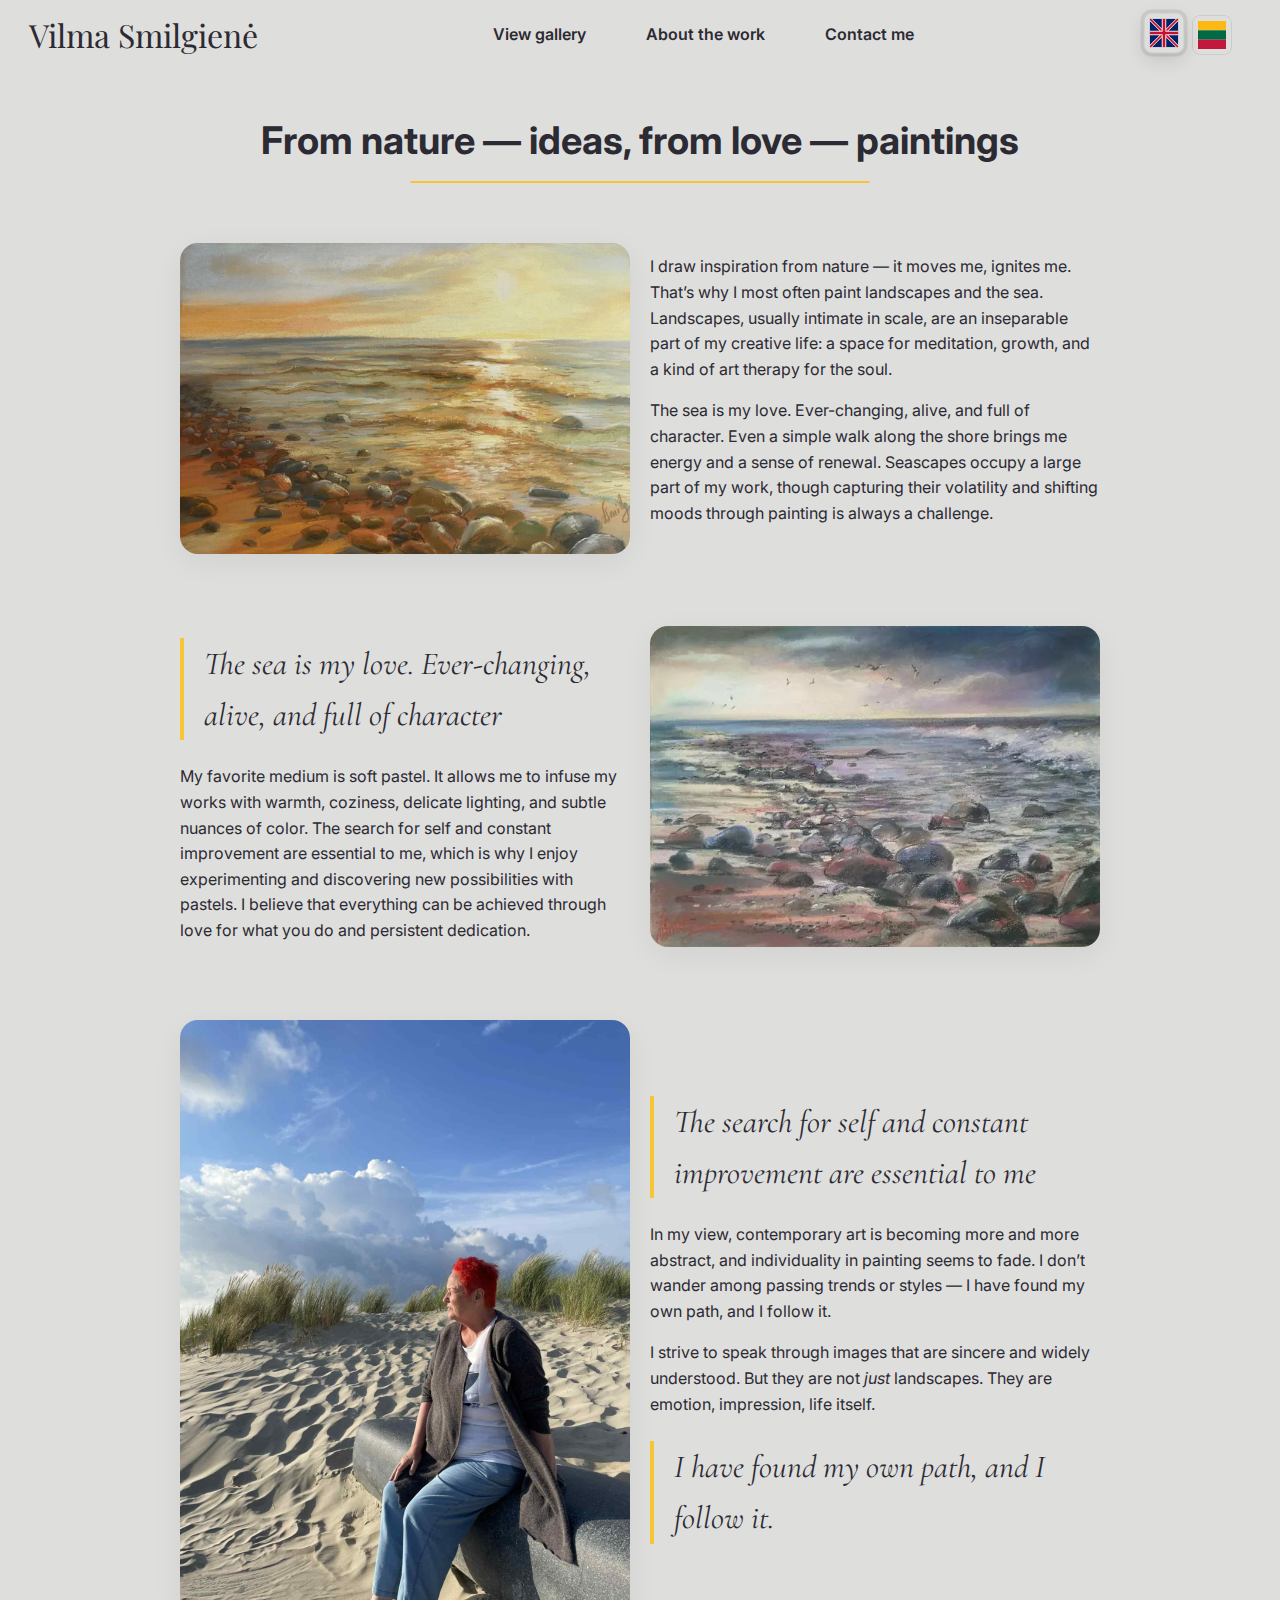
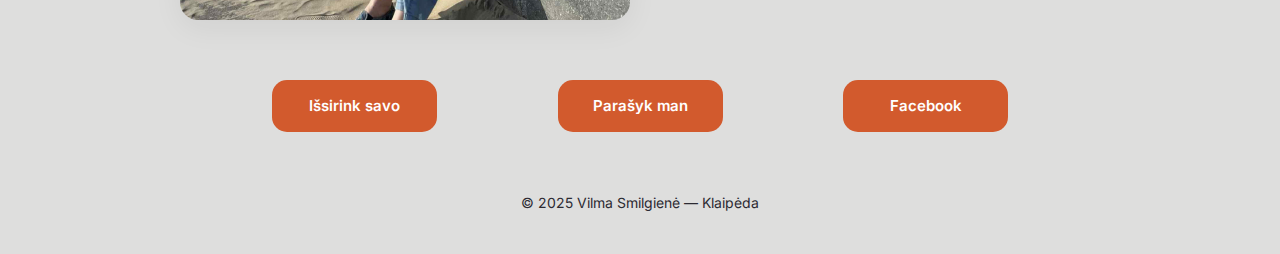
<file: about.html>
<!DOCTYPE html>
<html lang="lt">
<head>
    <meta charset="UTF-8">
    <meta name="viewport" content="width=device-width, initial-scale=1.0">
    <title>Apie kūrybą</title>
    <link rel="stylesheet" href="styles.css">
    <link rel="preconnect" href="https://fonts.googleapis.com">
<link href="https://fonts.googleapis.com/css2?family=Alegreya:ital,wght@0,400..900;1,400..900&display=swap" rel="stylesheet">
</head>
<body>
  <header id="info-header">
    <nav id="info-navbar" class="navbar">
      <a href="index.html" id="info-nav-branding" class="nav-branding">Vilma Smilgienė</a>
      <ul class="nav-menu dark-menu">
          <li class="nav-item">
              <a href="index.html#gallery" data-i18n="nav.gallery-link" class="nav-link dark-link">Galerija</a>
          </li>
          <li class="nav-item">
              <a href="about.html" data-i18n="nav.about-link" class="nav-link dark-link">Apie kūrybą</a>
          </li>
          <li class="nav-item">
              <a href="contact.html" data-i18n="nav.contact-link" class="nav-link dark-link">Parašykite man</a>
          </li>
      </ul>
    <div id="lang-switcher" class="lang-switcher" role="tablist" aria-label="Language selector">
  <button class="lang-btn" data-lang="en" aria-pressed="false" title="English" aria-label="English">
    <!-- UK / EN flag -->
    <svg viewBox="0 0 64 64" width="28" height="28" aria-hidden="true">
      <rect width="64" height="64" fill="#012169"/>
      <path d="M0 0L64 64M64 0L0 64" stroke="#fff" stroke-width="7"/>
      <path d="M0 0L64 64M64 0L0 64" stroke="#C8102E" stroke-width="4"/>
      <rect x="27" width="10" height="64" fill="#fff"/>
      <rect y="27" width="64" height="10" fill="#fff"/>
      <rect x="29" width="6" height="64" fill="#C8102E"/>
      <rect y="29" width="64" height="6" fill="#C8102E"/>
    </svg>
  </button>

  <button class="lang-btn" data-lang="lt" aria-pressed="false" title="Lietuvių" aria-label="Lietuvių">
    <!-- LT flag -->
    <svg viewBox="0 0 64 64" width="28" height="28" aria-hidden="true">
      <rect width="64" height="21.333" fill="#FDB913"/>
      <rect y="21.333" width="64" height="21.333" fill="#006A44"/>
      <rect y="42.666" width="64" height="21.334" fill="#C3183B"/>
    </svg>
  </button>
</div>
      <div class="hamburger">
          <span class="bar darkbar"></span>
          <span class="bar darkbar"></span>
          <span class="bar darkbar"></span>
      </div>
    </nav>
  </header>
  <section id="about-header">
    <h1 data-i18n="about.about-h1" id="about-h1">Iš gamtos — idėjos, iš meilės — paveikslai</h1>
    <div class="line-break"></div>
  </section>
  <main id="about-main">
    <section class="row">
      <div class="image">
        <img data-i18n="about.about-alt-1" src="./assets/thumbs_2018/DAUG YRA AKMENŲ PRIE JŪROS. past. pop 44x64 nebeturiu.webp" alt="DAUG YRA AKMENŲ PRIE JŪROS">
      </div>
      <div class="text">
        <p data-i18n="about.about-1">Iš gamtos semiuosi idėjų – ji mane įkvepia ir uždega. Todėl dažniausiai tapau peizažus, jūrą. Peizažas, dažniausiai kamerinis, yra neatsiejama mano kūrybinio gyvenimo dalis, medžiaga meditacijai ir lavinimuisi. Tai savotiška laisvalaikio dailės terapija.</p>
        <p data-i18n="about.about-2">Jūra - mano meilė. Ji tokia įvairi, besikeičianti, gyva. Jau vien pasivaikščiojimas pajūriu suteikia energijos ir apsivalymo jausmą. Jūrinis peizažas užima didelę dalį mano kūrybos. Perteikti tapybos priemonėmis jos nepastovumą, permainingumą labai nelengva užduotis.</p>
      </div>
    </section>

    <section class="row reverse">
      <div class="image">
        <img src="./assets/thumbs_2018/PAKRANTĖ TIES KARKLE. Pop., pastelė, 35x50 nebeturiu.webp" data-i18n="about.about-alt-2" alt="PAKRANTĖ TIES KARKLE">
      </div>
      <div class="text">
        <blockquote data-i18n="about.about-quote-1">„Jūra – mano meilė. Ji tokia įvairi, besikeičianti, gyva.“</blockquote>
        <p data-i18n="about.about-3">Mano mylima technika – sausa pastelė. Ji man teikia galimybę perduoti darbams jaukumą, šilumą, subtilų apšvietimą, įvairius spalvų niuansus. Savęs ieškojimas ir tobulinimas yra būtinas dalykas, todėl mėgstu eksperimentuoti, atrasti vis naujas pastelės galimybes. Manau, kad viskas yra pasiekiama per meilę tam, ką darai, ir atkaklų darbą.</p>
      </div>
    </section>

    <section class="row">
      <div class="image">
        <img src="./assets/Other pictures/about.pic.Vilma.jpg" alt="Vilma looks to distance">
      </div>
      <div class="text">
        <blockquote data-i18n="about.about-quote-2">„Savęs ieškojimas ir tobulinimas – kūrybos dalis.“</blockquote>
        <p data-i18n="about.about-4">Mano manymu, šiuolaikinis menas tampa vis abstraktesnis. Tapyboje tarsi pranyksta individualumas. Aš neklaidžioju tarp stilių ir madų įvairovės. Pajaučiau savo kelią ir juo einu.</p>
        <p data-i18n="about.about-5">Man patinka kalbėti nuoširdžiais ir daugeliui suprantamais vaizdais. Bet tai nėra <em>tik</em> peizažas. Tai emocija, impresija, gyvenimas.</p>
        
        <blockquote data-i18n="about.about-quote-3">„Pajaučiau savo kelią ir juo einu.“</blockquote>
      </div>
    </section>
    <section id="cta-box">
      <a class="button about-cta" data-i18n="about.about-btn-1" href="index.html#gallery">Išsirink savo</a>
      <a class="button about-cta" data-i18n="about.about-btn-2" href="contact.html">Parašyk man</a>
      <a target="_blank" href="https://www.facebook.com/vilma.smilgiene"data-i18n="about.about-btn-3" class="button about-cta">Facebook</a>
    </section>
  </main>
   
    <footer>
        <p>© 2025 Vilma Smilgienė — Klaipėda</p>
    </footer>
    <script src="/universal.js"></script>
    <script src="./translations.js"></script>
</body>
</html>
</file>
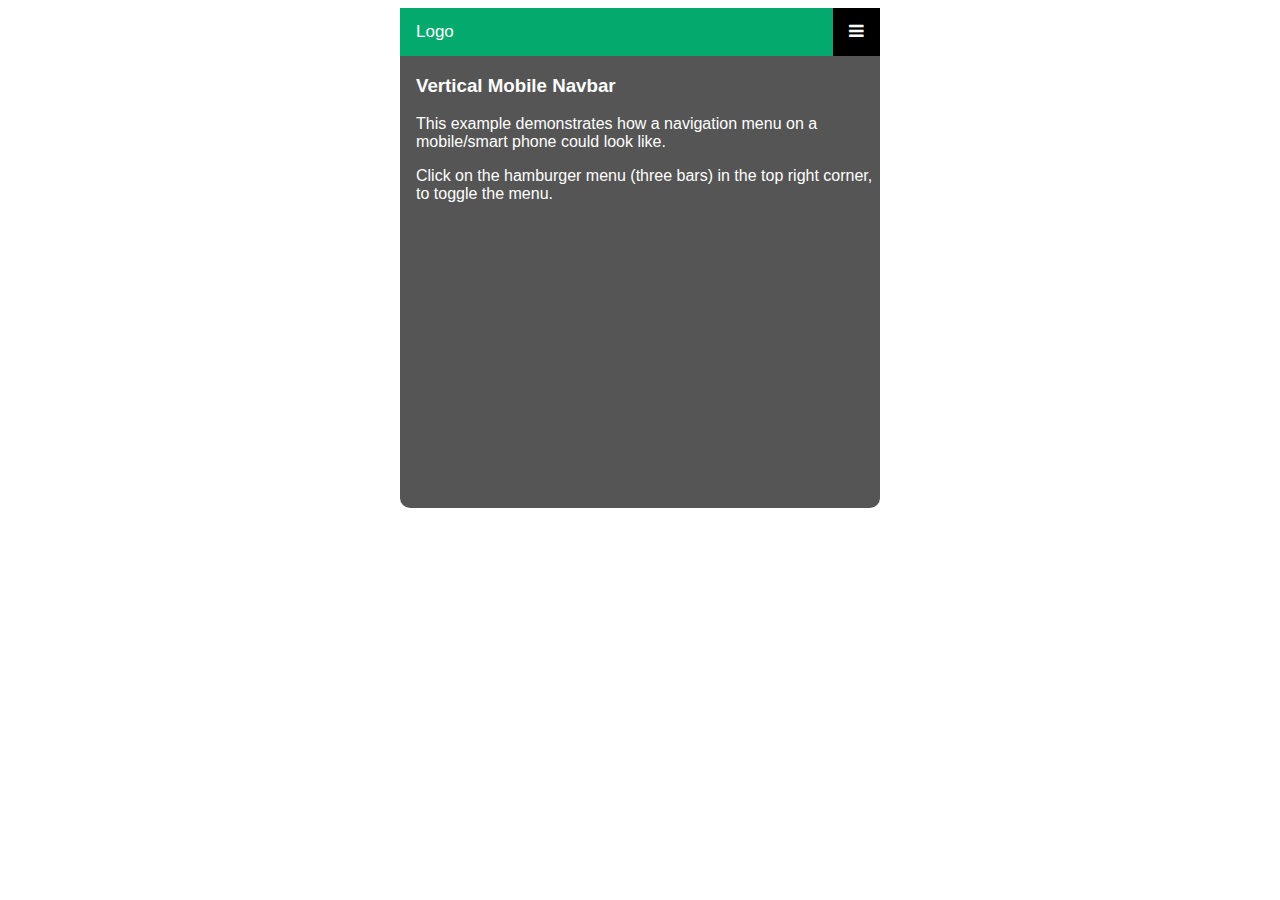
<file: example.html>
<!DOCTYPE html>
<html>
<head>
<meta name="viewport" content="width=device-width, initial-scale=1">
<link rel="stylesheet" href="https://cdnjs.cloudflare.com/ajax/libs/font-awesome/4.7.0/css/font-awesome.min.css">
<style>
body {
  font-family: Arial, Helvetica, sans-serif;
}

.mobile-container {
  max-width: 480px;
  margin: auto;
  background-color: #555;
  height: 500px;
  color: white;
  border-radius: 10px;
}

.topnav {
  overflow: hidden;
  background-color: #333;
  position: relative;
}

.topnav #myLinks {
  display: none;
}

.topnav a {
  color: white;
  padding: 14px 16px;
  text-decoration: none;
  font-size: 17px;
  display: block;
}

.topnav a.icon {
  background: black;
  display: block;
  position: absolute;
  right: 0;
  top: 0;
}

.topnav a:hover {
  background-color: #ddd;
  color: black;
}

.active {
  background-color: #04AA6D;
  color: white;
}
</style>
</head>
<body>

<!-- Simulate a smartphone / tablet -->
<div class="mobile-container">

<!-- Top Navigation Menu -->
<div class="topnav">
  <a href="#home" class="active">Logo</a>
  <div id="myLinks">
    <a href="#news">News</a>
    <a href="#contact">Contact</a>
    <a href="#about">About</a>
  </div>
  <a href="javascript:void(0);" class="icon" onclick="myFunction()">
    <i class="fa fa-bars"></i>
  </a>
</div>

<div style="padding-left:16px">
  <h3>Vertical Mobile Navbar</h3>
  <p>This example demonstrates how a navigation menu on a mobile/smart phone could look like.</p>
  <p>Click on the hamburger menu (three bars) in the top right corner, to toggle the menu.</p>
</div>

<!-- End smartphone / tablet look -->
</div>

<script>
function myFunction() {
  var x = document.getElementById("myLinks");
  if (x.style.display === "block") {
    x.style.display = "none";
  } else {
    x.style.display = "block";
  }
}
</script>

</body>
</html>
</file>
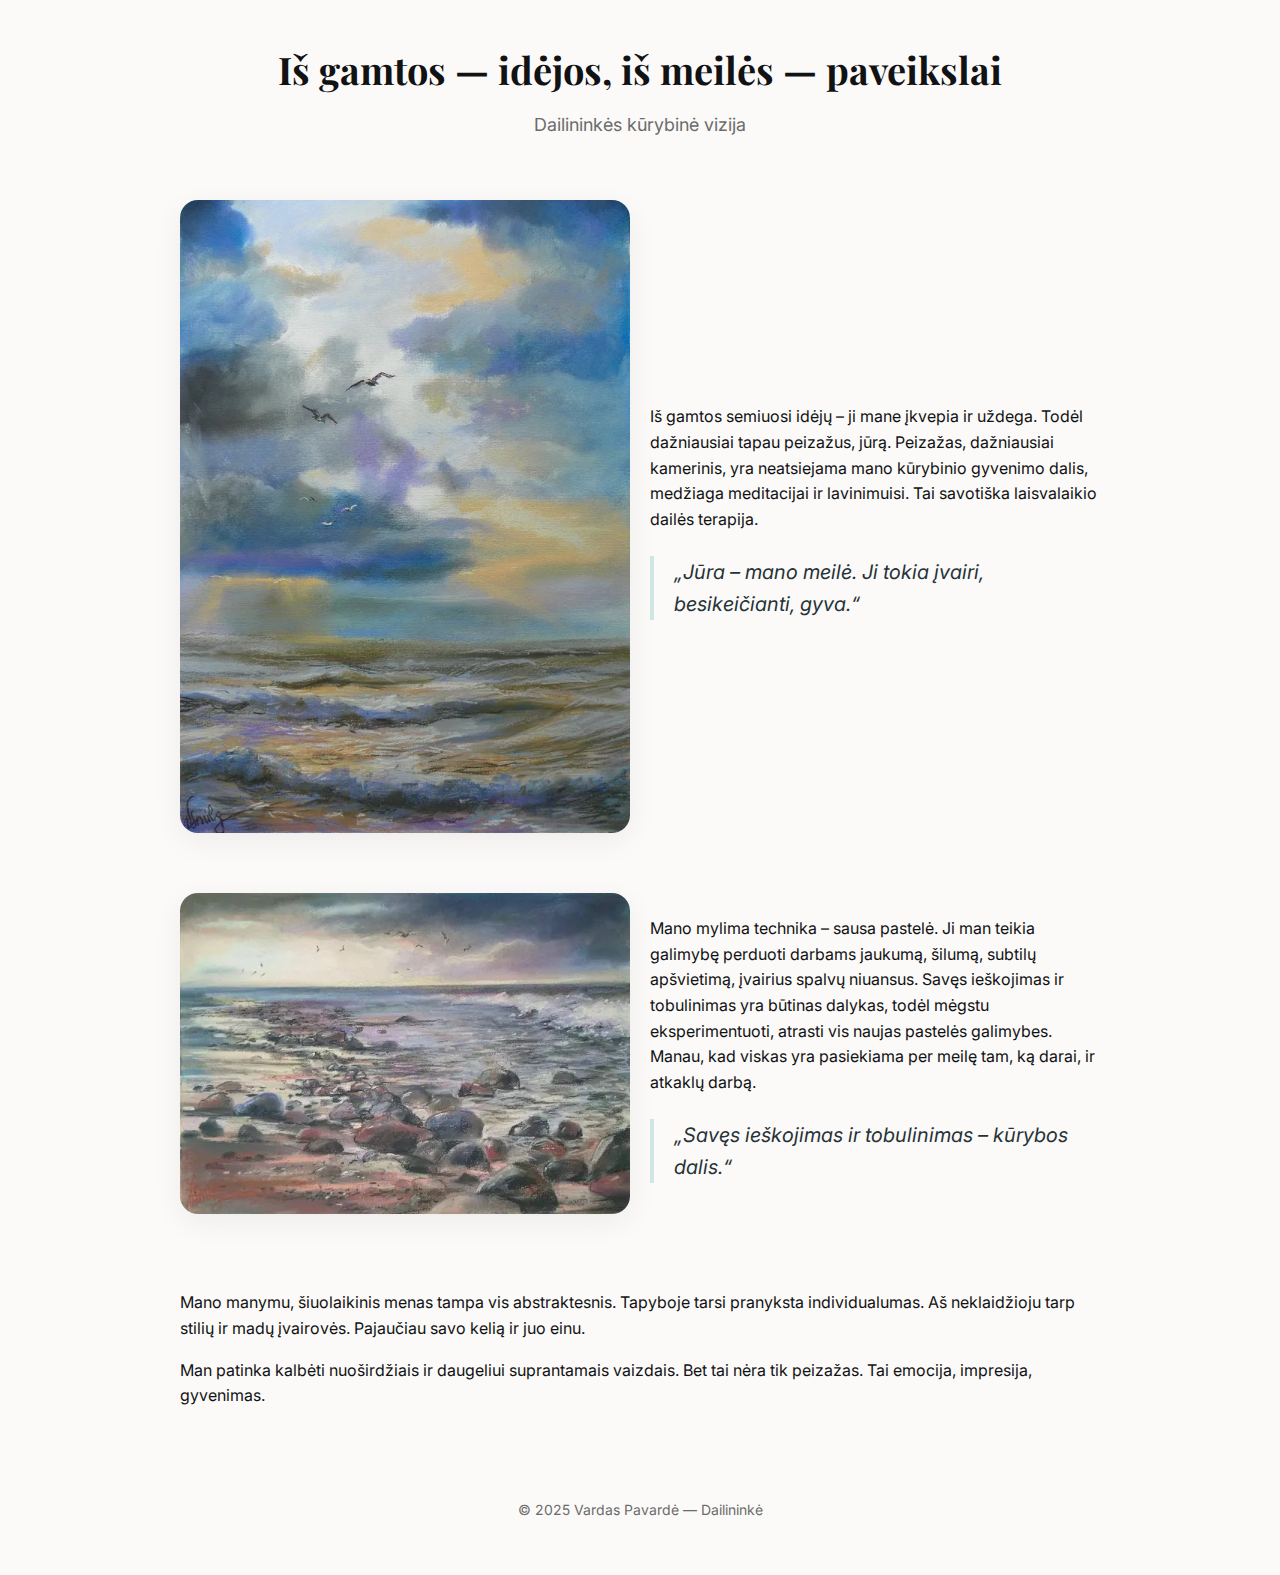
<file: trial/try.html>
<!doctype html>
<html lang="lt">
<head>
  <meta charset="utf-8">
  <meta name="viewport" content="width=device-width,initial-scale=1">
  <title>Apie kūrybą — Dailininkė</title>
  <link rel="preconnect" href="https://fonts.gstatic.com">
  <link href="https://fonts.googleapis.com/css2?family=Playfair+Display:wght@400;700&family=Inter:wght@300;400;600&display=swap" rel="stylesheet">
  <style>
    :root{
      --bg:#fbfaf8;
      --muted:#6b6b6b;
      --accent-1: #cfe7e3;
      --accent-2: #f4e6d7;
      --accent-3: #f7f0ff;
      --text:#111214;
      --max-width:960px;
      --radius:18px;
      --shadow: 0 8px 30px rgba(17,18,20,0.06);
    }
    *{box-sizing:border-box}
    body{
      margin:0;
      font-family:Inter,system-ui,-apple-system,"Segoe UI",Roboto,"Helvetica Neue",Arial;
      background:var(--bg);
      color:var(--text);
      line-height:1.6;
    }
    header{
      padding:40px 20px;
      text-align:center;
      max-width:var(--max-width);
      margin:0 auto;
    }
    header h1{
      font-family:'Playfair Display', serif;
      font-size:38px;
      margin:0 0 10px;
    }
    header p{
      font-size:18px;
      color:var(--muted);
      margin:0;
    }
    main{
      max-width:var(--max-width);
      margin:0 auto;
      padding:20px;
      display:flex;
      flex-direction:column;
      gap:60px;
    }
    .row{
      display:flex;
      flex-wrap:wrap;
      gap:20px;
      align-items:center;
    }
    .row.reverse{
      flex-direction:row-reverse;
    }
    .text{
      flex:1;
      min-width:280px;
    }
    .text h2{
      font-family:'Playfair Display', serif;
      font-size:28px;
      margin-bottom:16px;
    }
    .text p{margin-bottom:16px; font-size:16px;}
    .text blockquote{
      font-size:20px;
      font-style:italic;
      padding-left:20px;
      border-left:4px solid var(--accent-1);
      margin:24px 0;
      color:#263237;
    }
    .image{
      flex:1;
      min-width:280px;
      display:flex;
      justify-content:center;
    }
    .image img{
      width:100%;
      max-width:480px;
      border-radius:var(--radius);
      box-shadow:var(--shadow);
    }
    footer{
      text-align:center;
      padding:40px 20px;
      font-size:14px;
      color:var(--muted);
    }
    @media(max-width:900px){
      .row, .row.reverse{
        flex-direction:column;
      }
      .image img{
        max-width:100%;
      }
    }
  </style>
</head>
<body>
  <header>
    <h1>Iš gamtos — idėjos, iš meilės — paveikslai</h1>
    <p>Dailininkės kūrybinė vizija</p>
  </header>

  <main>
    <section class="row">
      <div class="image">
        <img src="/assets/thumbs_2018/AUDRA ARTINASI. Popierius, pastelė, 61X42 nebeturiu.webp" alt="AUDRA ARTINASI">
      </div>
      <div class="text">
        <p>Iš gamtos semiuosi idėjų – ji mane įkvepia ir uždega. Todėl dažniausiai tapau peizažus, jūrą. Peizažas, dažniausiai kamerinis, yra neatsiejama mano kūrybinio gyvenimo dalis, medžiaga meditacijai ir lavinimuisi. Tai savotiška laisvalaikio dailės terapija.</p>
        <blockquote>„Jūra – mano meilė. Ji tokia įvairi, besikeičianti, gyva.“</blockquote>
      </div>
    </section>

    <section class="row reverse">
      <div class="text">
        <p>Mano mylima technika – sausa pastelė. Ji man teikia galimybę perduoti darbams jaukumą, šilumą, subtilų apšvietimą, įvairius spalvų niuansus. Savęs ieškojimas ir tobulinimas yra būtinas dalykas, todėl mėgstu eksperimentuoti, atrasti vis naujas pastelės galimybes. Manau, kad viskas yra pasiekiama per meilę tam, ką darai, ir atkaklų darbą.</p>
        <blockquote>„Savęs ieškojimas ir tobulinimas – kūrybos dalis.“</blockquote>
      </div>
      <div class="image">
        <img src="/assets/thumbs_2018/PAKRANTĖ TIES KARKLE. Pop., pastelė, 35x50 nebeturiu.webp" alt="PAKRANTĖ TIES KARKLE">

      </div>
    </section>

    <section>
      <p>Mano manymu, šiuolaikinis menas tampa vis abstraktesnis. Tapyboje tarsi pranyksta individualumas. Aš neklaidžioju tarp stilių ir madų įvairovės. Pajaučiau savo kelią ir juo einu.</p>
      <p>Man patinka kalbėti nuoširdžiais ir daugeliui suprantamais vaizdais. Bet tai nėra tik peizažas. Tai emocija, impresija, gyvenimas.</p>
    </section>
  </main>

  <footer>
    <p>© 2025 Vardas Pavardė — Dailininkė</p>
  </footer>
</body>
</html>
</file>
<file: styles.css>
@import url('https://fonts.googleapis.com/css2?family=Cormorant+Garamond:ital,wght@0,300..700;1,300..700&family=Inter:ital,opsz,wght@0,14..32,100..900;1,14..32,100..900&family=Playfair+Display:ital,wght@0,400..900;1,400..900&display=swap');
:root {
  --main-color: #dededd; 
  --card-background: #f4e9e6;
  --text-color: #2C2A32;
  --accent-color-1: #cebfd1;
  --accent-color-2: #f7c634;
  --button: #D25A2D;
  --button-hover: #e88a68;
  --font-simple: Inter;
  --font-fancy: 'Cormorant Garamond';
  --font-fancy-2: 'Playfair Display';
}

* {
  margin: 0;
  padding: 0;
  box-sizing: border-box;
  scroll-behavior: smooth;
  color: var(--text-color);
  font-family: var(--font-simple);
  line-height: 1.6;
}


body {
  background-color: var(--main-color);
  scrollbar-gutter: stable;
  overflow-x: hidden;
  scroll-behavior: smooth;
}

footer{
  text-align:center;
  padding:40px 20px;
  font-size:14px;
  color:#6b6b6b !important;
}

/* Layout */

.gallery {
  position: relative;
  margin-top: 2rem;
  margin: 2rem 24px;
}

@media (max-width: 800px) {
  .gallery {
    display: block;
  }
}

#gallery {
  display: grid;
  grid-template-columns: repeat(auto-fill, minmax(250px, 1fr));
  gap: 25px; /* spacing between items */
}

#gallery img {
  aspect-ratio: 3/4;
  width: 100%;
  height: auto;
  object-fit: cover;
  display: block;
  border-radius: 8px;
  transition: opacity 0.5s ease-in-out;
  opacity: 0;
}

#gallery img.loaded {
  opacity: 1;
}


.grid-item:hover {
  transform: scale(1.03);
  transition: 0.3s ease-in-out;
}


/* Modal */
/* background */
#myModal {
  position: fixed;
  z-index: 1000;
  top: 0;
  left: 0;
  width: 100vw;
  height: 100vh;
  background-color: black;
  background-color: rgba(0, 0, 0, 0.79);
  align-items: center;
  justify-content: center;
  padding: 16px;
}


/* content */

.modal-content{
  display: flex;
  height: fit-content;
  width: fit-content;
  justify-content: center;
  align-items: center;
  position: relative;
}


#modalImage {
  max-width: 100vw;
  max-height: 100vh;
  object-fit: contain;
  display: block;
  top: 0;
}

.close {
  position: absolute;
  top: 20px;
  right: 20px;
  color: whitesmoke !important;
  font-size: 35px;
  font-weight: bold;
  z-index: 1;
}
.close:hover,
.close:focus {
  color: black;
  text-decoration: none;
  cursor: pointer;
}


@media (max-width:800px) {
  .close {
    top: 4rem;
    right: 20px;
    font-size: 40px;
  }
}



/*Transitions */

.modal-content {
  animation: zoom 0.6s;
}

@keyframes zoom {
  from {transform: scale(0);} 
  to {transform: scale(1);}
}


/* Top nav desktop */

header {
  top: 0;
  font-family: var(--font-simple);
}


li {
    list-style: none;
}

nav a {
    color: #ffffff !important;
    text-decoration: none;
    text-shadow: 2px 2px 8px rgba(0, 0, 0, 0.8);
}

.navbar {
    height: 70px;
    display: flex;
    justify-content: space-between;
    align-items: center;
    padding: 0 24px;
    margin-right: 24px;
}

.nav-menu {
    display: flex;
    justify-content: space-between;
    align-items: center;
    gap: 60px;
    font-family: serif;
}

.nav-branding {
  padding: 5px;
  font-family: var(--font-fancy-2);
  font-size: 2rem;
  font-weight: 400;
  text-shadow: 2px 2px 8px rgba(0, 0, 0, 0.8);
}

#info-nav-branding {
  color: var(--text-color) !important;
  text-shadow: none;
  font-weight: 400;
}

.dark-link {
  color: var(--text-color) !important;
  text-decoration: none;
  text-shadow: none;
  font-weight: 600;
}

.dark-link:hover {
  color: var(--button) !important;
}


.nav-link {
    transition: 0.7s ease;
}

.nav-link:hover {
    color: var(--button) !important;
    font-size: 1.2rem;
}
.dark-link:hover {
    color: var(--button) !important;
    font-size: 1.2rem;
}

/* Mobile */
.hamburger {
    cursor: pointer;
    display: none;
}

.bar {
    display: block;
    width: 25px;
    height: 3px;
    margin: 5px auto;
    -webkit-transition: all 0.3s ease-in-out;
    transition: all 0.3s ease-in-out;
    background-color: var(--accent-color-2);
    border-radius: 20px;
}

.darkbar {
    display: block;
    width: 25px;
    height: 3px;
    margin: 5px auto;
    -webkit-transition: all 0.3s ease-in-out;
    transition: all 0.3s ease-in-out;
    background-color: var(--text-color);
    border-radius: 20px;
}

 @media(max-width:800px) {
    .hamburger {
        display: block;
    }

    .hamburger.active .bar:nth-child(2) {
        opacity: 0;
    }

    .hamburger.active .bar:nth-child(1) {
        transform: translateY(9px) rotate(-45deg);
    }

    .hamburger.active .bar:nth-child(3) {
        transform: translateY(-7px) rotate(45deg);
    }
    
    .nav-menu{
        position: absolute;
        left: -100%;
        top: 70px;
        gap: 0;
        flex-direction: column;
        background-color: var(--text-color);
        width: 100vw;
        text-align: center;
        transition: 0.3s ease-in-out;
        z-index: 1;
    }

    .dark-menu {
        background-color: var(--accent-color-2);
        transition: 0.7s ease-in-out;
    }

    .nav-item {
        padding: 16px 0;
        width: 100%;
        height: 100%;
    }

    .nav-link {
      width: 100%;
      height: 100%;
    }

    .nav-menu.active {
        left: 0;
    }

    .nav-link:hover {
      color: var(--accent-color-1) !important;
      transition: 0.3s ease-in-out;
    }
 }

/* landing page */

          
.main-body {
  background-image: linear-gradient(rgba(0, 0, 0, 0.505), rgba(0, 0, 0, 0.61)), url("assets/full_2018/IKI_RYTOJAUS-pop-pastel-42x62.webp");
  background-repeat: no-repeat;
  background-size: cover;
  background-position-y: 70%;
  height: 100vh;
  width: 100vw;
}

.hero-container{
  height: 85vh;
  display: flex;
  flex-direction: column;
  align-items: center;
  justify-content: center;
}


/*Filter*/

.filter-container{
  display: flex;
  justify-content: center;
  margin-top: 1.5rem;
}

.filter{
  margin: auto 10px;
  border: solid var(--accent-color-1) 1px;
  padding: 2px;
  border-radius: 5px;
  font-weight: 500;
  cursor: pointer;
}



#hero-h1{
  font-size: 3.5rem;
  color: #ffffff;
  text-shadow: 2px 2px 8px rgba(77, 70, 56, 0.8);
  font-family: var(--font-fancy-2);
  line-height: 1.2;
  font-weight: 700;

}

#hero-p {
  color: #ffffff;
  font-family: var(--font-simple);
  font-weight: 300;
  font-size: 2.2rem;
  padding-bottom: 20px;
  text-align: center;
}
/* Info page */


#info-body{
  background-color: var(--main-color);
}

#painting{
  max-height: 85vh;
  max-width: 60vw;
  margin: 0 2vw;
}

.info-container {
  display: flex;    
  flex-direction: column;     
  align-self: center;
  align-items: center;
}

@media (max-width: 800px) {
  .flex-container{
    flex-direction: row;
    flex-wrap: wrap;
  }
  
  #painting{
  max-width: 95vw;
  margin: 10% auto;
  }

  .info-container {   
  margin-top: 10%;
}
}

#title {
  margin-bottom: 20px;
  font-family: var(--font-simple);
  text-transform: uppercase;
}
#description {
  margin-bottom: 6px;
  font-size: 1.2rem;
}
#year {
  margin-bottom: 20px;
}

.button {
  width: 11em;
  height: 3.5em;
  border-radius: 1em;
  font-size: 15px;
  font-family: var(--font-simple);
  border: none;
  position: relative;
  overflow: hidden;
  z-index: 1;
  color: #ffffff;
  background-color: var(--button);
}

.button::before {
 content: '';
 width: 0;
 height: 3.5em;
 border-radius: 1em;
 position: absolute;
 top: 0;
 left: 0;
 background-image: linear-gradient(to right, var(--button-hover) 0%, var(--button-hover) 100%);
 transition: .5s ease;
 display: block;
 z-index: -1;
}

.button:hover::before {
 width: 11em;
}


.flex-container{
  display: flex;
  justify-content: space-evenly;
}


.hidden {
  display: none;
}

.block {
  display: flex;
}

/* About section */

#about-header{
  padding:40px 20px;
  text-align:center;
  margin:0 auto;
  max-width: 960px;

}
#about-h1{
  font-family: var(--font-simple);
  font-size:38px;
  margin:0 0 10px;
}

#about-main{
  margin:0 auto;
  padding:20px;
  display:flex;
  flex-direction:column;
  gap:60px;
  max-width: 960px;
}

#cta-box{
  display: flex;
  margin: 0 auto;
  justify-content: space-between;
  width: 80%;
}

.about-cta {
  align-self: center;
  display: flex;
  justify-content: center;
  align-items: center;
  text-decoration: none;
  font-weight: 600;
}

.row{
  display:flex;
  flex-wrap:wrap;
  gap:20px;
  align-items:center;
}

.row.reverse{
  flex-direction:row-reverse;
}

.text{
  flex:1;
  min-width:280px;
}

.text h2{
  font-family:var(--font-simple);
  font-size:28px;
  margin-bottom:16px;
}

.text p{
  margin-bottom:16px; 
  font-size:16px;
}
.text blockquote{
  font-size: 2rem;
  font-style:italic;
  padding-left:20px;
  border-left:4px solid var(--accent-color-2);
  margin:24px 0;
  color:var(--text-color) !important;
  font-family: var(--font-fancy);
}

.image{
  flex:1;
  min-width:280px;
  display:flex;
  justify-content:center;
}

.image img{
  width:100%;
  max-width:480px;
  border-radius: 18px;
  box-shadow:0 8px 30px rgba(17,18,20,0.06);
}

@media(max-width:900px){
  .row, .row.reverse{
    flex-direction:column;
  }
  .image img{
    max-width:100%;
  }
}

.line-break{
  width: 50%;
  border: solid var(--accent-color-2) 1px;
  margin: 0 auto;
  border-radius: 18px;
}

/* Contact form */

.contactH2 {
  text-align: center;
  margin: 1.5rem;
}

/* Base form styling */
.contact-form {
  max-width: 500px;
  margin: 0 auto;
  display: flex;
  flex-direction: column;
  gap: 1.2rem;
  font-family: var(--font-simple) , sans-serif;
}

.contact-form button {
  margin: 0 auto;
}

.contact-form label {
  font-weight: 500;
  color: #333;
  margin-bottom: 0.3rem;
}

.contact-form input,
.contact-form textarea {
  padding: 0.8rem 1rem;
  border: 1px solid #ccc;
  border-radius: 12px;
  font-size: 1rem;
  transition: all 0.3s ease;
  background-color: #fafafa;
}

.contact-form input:focus,
.contact-form textarea:focus {
  border-color: var(--accent-color-1); /* Accent color from your site */
  box-shadow: 0 0 8px rgba(158, 124, 252, 0.2);
  outline: none;
}


/* Responsive adjustments */
@media (max-width: 768px) {
  .contact-form {
    padding: 0 1rem;
    max-width: 90%;
  }

  .contact-form input,
  .contact-form textarea {
    font-size: 0.95rem;
  }

  .contact-form button {
    font-size: 1rem;
    padding: 0.8rem 1.2rem;
  }
}

@media (max-width: 480px) {
  .contact-form {
    gap: 1rem;
  }

  .contact-form input,
  .contact-form textarea {
    padding: 0.7rem 0.9rem;
  }

  .contact-form button {
    width: 100%;
    padding: 0.8rem 0;
  }
}

/* buy page */

#buy-img{
  width: 80%;
  height: fit-content;
} 


.buy-layout{
  display: flex;
  flex-wrap: wrap;
}
.id-box {
  flex: 1;
  padding: 2rem;
}
.form-box {
  padding: 2rem;
  flex: 1;
}

.label{
    font-weight: 500;
    color: var(--text-color);
    margin-bottom: 0.3rem;
}

@media (max-width: 768px) {
  .buy-layout{
    display: block;
  }
}

.privacy {
  font-size: 0.8rem;
  font-weight: 500;
}


.lang-switcher {
  display: inline-flex;
  gap: 8px;
  align-items: center;
}
.lang-btn {
  display: inline-flex;
  align-items: center;
  justify-content: center;
  width: 40px;
  height: 40px;
  border-radius: 8px;
  border: 1px solid rgba(0,0,0,0.08);
  background: transparent;
  padding: 4px;
  cursor: pointer;
  transition: transform .12s ease, box-shadow .12s ease;
}
.lang-btn svg { display: block; }
.lang-btn:hover { transform: translateY(-2px); box-shadow: 0 6px 14px rgba(0,0,0,0.08); }
.lang-btn.active {
  outline: 3px solid rgba(0,0,0,0.08);
  box-shadow: 0 6px 18px rgba(0,0,0,0.12);
  transform: translateY(-2px) scale(1.02);
}
.lang-btn:focus { outline: 2px dashed #888; outline-offset: 2px; }
</file>
